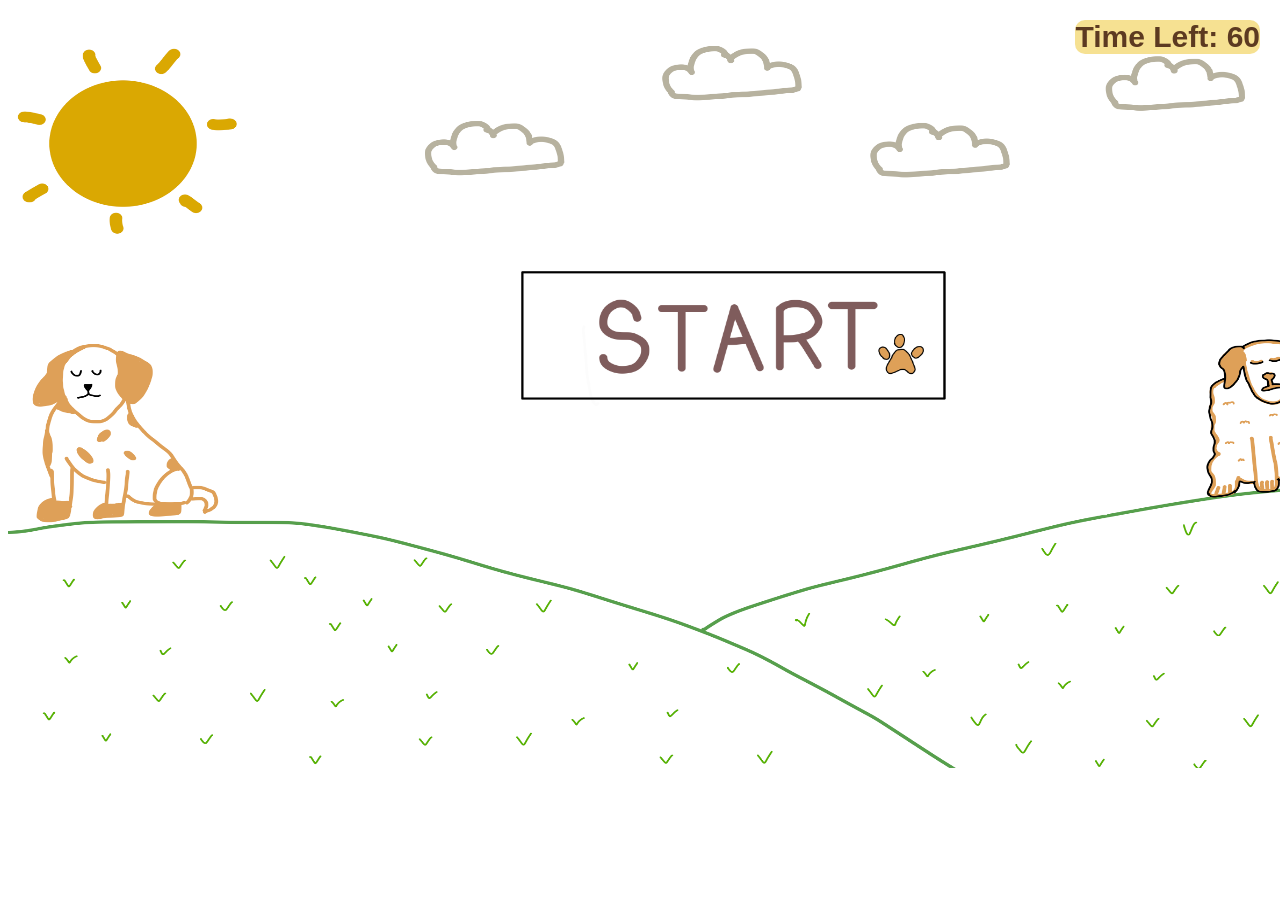
<file: index.html>
<html>
<head>
    <title>Puppy Game</title> 
    <link rel="stylesheet" href="doggame.css">
</head>
<body>

<script>
    var dogchoice = 0;
    var activeFoodNumber = 0; 
    var gamePaused = false;
    var score = 0;
    var timeLeft = 60;
    var timerInterval;

    let x = 100;
    let y = 400; 
    const speed = 3; 

    const keys = {
      w: false,
      a: false,
      s: false,
      d: false
    };

    function startGame(){
        document.getElementById('start-button').style.visibility = 'hidden';
        document.getElementById('start-page').style.visibility = 'hidden';
        document.getElementById('choose-dog').style.visibility = 'visible';
        document.getElementById('dog-button-one').style.visibility = 'visible';
        document.getElementById('dog-button-two').style.visibility = 'visible';
        document.getElementById('dog-button-three').style.visibility = 'visible';
    }

    function pickDog() {
        var dogImg = document.getElementById('player-dog');
        
        if (dogchoice == 1) { dogImg.src = "dogimages/dogplayer1.jpg"; }
        else if (dogchoice == 2) { dogImg.src = "dogimages/dogplayer2.jpg"; }
        else { dogImg.src = "dogimages/dogplayer3.jpg"; }


        document.getElementById('choose-dog').style.visibility = 'hidden';
        document.getElementById('dog-button-one').style.visibility = 'hidden';
        document.getElementById('dog-button-two').style.visibility = 'hidden';
        document.getElementById('dog-button-three').style.visibility = 'hidden';

        document.getElementById('game-page').style.visibility = 'visible';
        document.getElementById('player-dog').style.visibility = 'visible';
        document.getElementById('score-board').style.visibility = 'visible';
        document.getElementById('timer').style.visibility = 'visible';
        startTimer();

        var allFoods = document.querySelectorAll('.dog-food');
        allFoods.forEach(function(food) {
            food.style.visibility = 'visible';
        });

        x = 100;
        y = 400;
        dogImg.style.left = x + 'px';
        dogImg.style.top = y + 'px';

        update();
    }

    window.addEventListener('keydown', (e) => {
        var keyName = e.key.toLowerCase();
        if (["w", "a", "s", "d", " "].includes(keyName)) {
            e.preventDefault();
        }
        if (keys.hasOwnProperty(keyName)) { keys[keyName] = true; }
    });

    window.addEventListener('keyup', (e) => {
        var keyName = e.key.toLowerCase();
        if (keys.hasOwnProperty(keyName)) { keys[keyName] = false; }
    });

    function update() {
      if (document.getElementById('game-page').style.visibility == 'visible' && !gamePaused) {
          if (keys.w) y -= speed;
          if (keys.s) y += speed;
          if (keys.a) x -= speed; 
          if (keys.d) x += speed;

          var dog = document.getElementById('player-dog');
          dog.style.top = y + 'px';
          dog.style.left = x + 'px';

          checkFoodCollision(1, 450, 250);
          checkFoodCollision(2, 850, 550);
          checkFoodCollision(3, 1150, 180);
          checkFoodCollision(4, 1150, 300);
          checkFoodCollision(5, 200, 700);
          checkFoodCollision(6, 700, 400);
          checkFoodCollision(7, 1000, 500);

      }
      requestAnimationFrame(update); 
    }

    function checkFoodCollision(foodNum, foodX, foodY) {
        var foodElement = document.getElementById('food' + foodNum);
        if (!foodElement || foodElement.style.visibility == 'hidden') { return; }

        if (Math.abs(x - foodX) < 60 && Math.abs(y - foodY) < 60) {
            foodElement.style.visibility = 'hidden';  
            gamePaused = true;               
            activeFoodNumber = foodNum;
            showQuizBox(foodNum); 
        }
    }

    function showQuizBox(foodNum){
        if (foodNum == 1){
            document.getElementById('modal-question').innerText = "Which of the following human foods is toxic and strictly forbidden for dogs?";
            document.getElementById('opt1').innerText = "Carrots";
            document.getElementById('opt2').innerText = "Grapes";
            document.getElementById('opt3').innerText = "Plain Yogurt";
            document.getElementById('opt4').innerText = "Apples";
        }

        else if(foodNum == 2){
            document.getElementById('modal-question').innerText = "What do puppies love to chew on?";
            document.getElementById('opt1').innerText = "Bones";
            document.getElementById('opt2').innerText = "Apples";
            document.getElementById('opt3').innerText = "Chocolate";
            document.getElementById('opt4').innerText = "Chicken";
        }
        else if(foodNum == 3){
            document.getElementById('modal-question').innerText = "True or False: Dogs can eat chocolate";
            document.getElementById('opt1').innerText = "True";
            document.getElementById('opt2').innerText = "False";
            document.getElementById('opt3').innerText = ""; 
            document.getElementById('opt4').innerText = "";
        }
        else if(foodNum == 4){
            document.getElementById('modal-question').innerText = "What do dogs do primarily to cool down when they are hot?";
            document.getElementById('opt1').innerText = "Sweat through their skin";
            document.getElementById('opt2').innerText = "Pant";
            document.getElementById('opt3').innerText = "Roll in the mud";
            document.getElementById('opt4').innerText = "Drink large amounts of water";
        }
        
        else if(foodNum == 5){
            document.getElementById('modal-question').innerText = "What is a dog's most highly developed and powerful sense?";
            document.getElementById('opt1').innerText = "Smell";
            document.getElementById('opt2').innerText = "Sight";
            document.getElementById('opt3').innerText = "Hearing";
            document.getElementById('opt4').innerText = "Taste";
        }

        else if(foodNum == 6){
            document.getElementById('modal-question').innerText = "What is a group of puppies born to the same mother at the same time called?";
            document.getElementById('opt1').innerText = "A pack";
            document.getElementById('opt2').innerText = "A litter";
            document.getElementById('opt3').innerText = "A herd";
            document.getElementById('opt4').innerText = "A flock";

        }
         else if(foodNum == 7){
            document.getElementById('modal-question').innerText = " Which of the following is the fastest dog breed in the world?";
            document.getElementById('opt1').innerText = "Dalmatian";
            document.getElementById('opt2').innerText = "Greyhound";
            document.getElementById('opt3').innerText = "Whippet";
            document.getElementById('opt4').innerText = "Doberman Pinscher";
         }

        document.getElementById('quiz-modal').style.visibility = 'visible';
        }

    function submitAnswer(buttonClicked) {
        var playerChoice = buttonClicked.innerText;
        var isCorrect = false;

        if (activeFoodNumber == 1 && playerChoice == "Grapes") { isCorrect = true; }
        if (activeFoodNumber == 2 && playerChoice == "Bones") { isCorrect = true; }
        if (activeFoodNumber == 3 && playerChoice == "False") { isCorrect = true; }
        if (activeFoodNumber == 4 && playerChoice == "Pant") { isCorrect = true; }
        if (activeFoodNumber == 5 && playerChoice == "Smell") { isCorrect = true; }
        if (activeFoodNumber == 6 && playerChoice == "A litter") { isCorrect = true; }
        if (activeFoodNumber == 7 && playerChoice == "Greyhound") { isCorrect = true; }

        if (isCorrect == true) {
            alert("Correct answer! Good puppy!");
            score = score + 10;
            document.getElementById('score-display').innerText = score;
        } else {
            alert("Incorrect answer! Try again later :(");
        }

        document.getElementById('quiz-modal').style.visibility = 'hidden';
        gamePaused = false;
    }
   
    function startTimer() {

    timeLeft = 60;

    document.getElementById("time-display").innerText = timeLeft;

    timerInterval = setInterval(function() {

        timeLeft--;

        document.getElementById("time-display").innerText = timeLeft;

        if (timeLeft <= 0) {

            clearInterval(timerInterval);

            gamePaused = true;

            alert("Time's up! Your final score is " + score);

            document.getElementById('game-page').style.visibility = 'hidden';
            document.getElementById('player-dog').style.visibility = 'hidden';
            document.getElementById('score-board').style.visibility = 'hidden';
            document.getElementById('timer').style.visibility = 'hidden';

            document.querySelectorAll('.dog-food').forEach(function(food) {
                food.style.visibility = 'hidden';
            });

            document.getElementById('quiz-modal').style.visibility = 'hidden';

            document.getElementById('end-page').style.visibility = 'visible';
            document.getElementById('end-button').style.visibility = 'visible';
        }

    }, 1000);
}

    function endGame() {
        clearInterval(timerInterval);
        document.getElementById('game-page').style.visibility = 'hidden';
        document.getElementById('player-dog').style.visibility = 'hidden';
        document.getElementById('score-board').style.visibility = 'hidden';
        document.getElementById('timer').style.visibility = 'hidden';
        document.getElementById('end-page').style.visibility = 'visible';

        var allFoods = document.querySelectorAll('.dog-food');
        allFoods.forEach(function(food) {
            food.style.visibility = 'hidden';
        });
    }

    function restartGame() {
    location.reload();
}
</script>

<div class="container">
    <img src="dogimages/start.jpg" id="start-page" alt="Start Image" class="startpage">
    <img src="dogimages/startbutton.jpg" id="start-button" alt="startbutton" class="start-button" onclick="startGame();">
</div>

<div class="container2">
    <img src="dogimages/choosedog.jpg" id="choose-dog" alt="choosedog" class="choose-dog">
    <img src="dogimages/dogbutton1.jpg" id="dog-button-one" alt="dogbuttonone" class="dog-button-one" onclick="dogchoice=1; pickDog();"> 
    <img src="dogimages/dogbutton2.jpg" id="dog-button-two" alt="dogbuttonetwo" class="dog-button-two" onclick="dogchoice=2; pickDog();">
    <img src="dogimages/dogbutton3.jpg" id="dog-button-three" alt="dogbuttonthree" class="dog-button-three" onclick="dogchoice=3; pickDog();">
</div>

<div class="container3">
    <div id="score-board" class="score-tracker">Score: <span id="score-display">0</span></div>
    <div id="timer" class="timer">Time Left: <span id="time-display">60</span></div>

    <img src="dogimages/gamepage.jpg" id="game-page" alt="gamepage" class="game-page">
    <img src="dogimages/dogbutton1.jpg" name="dogImage" id="player-dog" alt="playerdog" class="player-dog">
    
    <img src="dogimages/apple.jpg" id="food1" class="dog-food" alt="apple">
    <img src="dogimages/banana.jpg" id="food2" class="dog-food" alt="banana">
    <img src="dogimages/dogfood.jpg" id="food3" class="dog-food" alt="dogfood">
    <img src="dogimages/pumpkin.jpg" id="food4" class="dog-food" alt="pumpkin">
    <img src="dogimages/carrot.jpg" id="food5" class="dog-food" alt="carrot">
    <img src="dogimages/oats.jpg" id="food6" class="dog-food" alt="oats">
    <img src="dogimages/egg.jpg" id="food7" class="dog-food" alt="egg">
</div>

<div class="container4">
    <img src="dogimages/endscreen.jpg" id="end-page" alt="endpage" class="end-page">
    <img src="dogimages/endbutton.jpg" id="end-button" alt="endbutton" class="end-button" onclick="restartGame();">
</div>
<div id="quiz-modal" class="modal-overlay">
    <div class="modal-content">
        <h2 id="modal-question">Question Text</h2>
        <div class="options-container">
            <button id="opt1" class="quiz-btn" onclick="submitAnswer(this)"></button>
            <button id="opt2" class="quiz-btn" onclick="submitAnswer(this)"></button>
            <button id="opt3" class="quiz-btn" onclick="submitAnswer(this)"></button>
            <button id="opt4" class="quiz-btn" onclick="submitAnswer(this)"></button>
        </div>
    </div>
</div>
</body>
</html>
</file>
<file: doggame.css>
#start-page{
width: 1430px;
height:760px;
position: relative;
visibility: visible;
}

.container{
    position: absolute;
    display: inline-block;
}

#start-button{
    position: absolute;
    top: 250px;
    left: 500px;
    z-index: 2;
    width: 450px;
    height: 150px;
    cursor: pointer;
    visibility: visible;
}

#choose-dog{
    width: 1430px;
    height:760px;
    left:60px;
    top:10px;
    position: absolute;
    visibility: hidden;
}

.container2{
     position: relative;
     display: inline-block;
     visibility: visible;

}

#dog-button-one{
    width:250px;
    height:260px;
    top:310px;
    left: 280px;
    position: absolute; 
    visibility: hidden;
    cursor: pointer;
}

#dog-button-two{
    width:220px;
    height:250px;
    top:315px;
    left:600px;
    position: absolute;
    visibility: hidden;
    cursor: pointer;
}

#dog-button-three{
    width:220px;
    height:250px;
    top:310px;
    left:910px;
    position: absolute;
    visibility: hidden;
    cursor: pointer;
}

#game-page{
    width: 1450px;
    height: 720px;
    position: fixed;
    top: 0;
    left: 0;
    visibility: hidden;
}

#player-dog {
    position: absolute;
    width: 200px;
    height: 200px;
    top: 400px;
    left: 100px;
    z-index: 3;
    visibility: hidden;
}

.dog-food {
    position: absolute; 
    width: 70px;   
    height: 70px; 
    z-index: 2;
    visibility: hidden;
}

#food1 { 
    top: 250px;
    left: 450px;  
}

#food2 { 
    top: 550px;
    left: 850px;
}

#food3 { 
    top: 180px;
    left: 1150px;         
}

#food4 { 
    top: 300px;
    left: 1150px; 

}

#food5{
    top: 700px;
    left:200px;
}

#food6{
    top: 400px;
    left:700px;
}

#food7{
    top: 500px;
    left:1000px;
}


.modal-overlay {
    position: fixed;
    top: 0;
    left: 0;
    width: 1450px;
    height: 780px;
    background-color: rgba(237, 197, 119, 0.89);
    display: flex;
    justify-content: center;
    align-items: center;
    z-index: 10;
    visibility: hidden;
}

.score-tracker {
    position: absolute;
    top: 20px;
    left: 650px;
    z-index: 5;
    background-color: rgba(255, 255, 255, 0.85);
    padding: 10px 20px;
    font-size: 24px;
    font-weight: bold;
    font-family: Arial, sans-serif;
    border-radius: 8px;
    border: 2px solid #5c3a21;
    color: #5c3a21;
    visibility: hidden;
}

.timer {
    position: absolute;
    top: 20px;
    right: 20px;
    font-size: 30px;
    font-weight: bold;
    font-family: Arial, sans-serif;
    background-color: rgb(246, 225, 146);
    border-radius: 10px;
    color: #5c3a21;
    visibility: visible;
    z-index: 100;
}

.end-page {
    visibility: hidden;
    position: fixed;
    top: 0;
    left: 0;
    width: 100%;
    height: 100%;
    z-index: 2000;
}

.end-button {
    visibility: hidden;
    position: fixed;
    top: 210px;
    left: 480px;
    z-index:3000;
    width: 480px;
    height: 230px;
    cursor: pointer;
}
</file>
